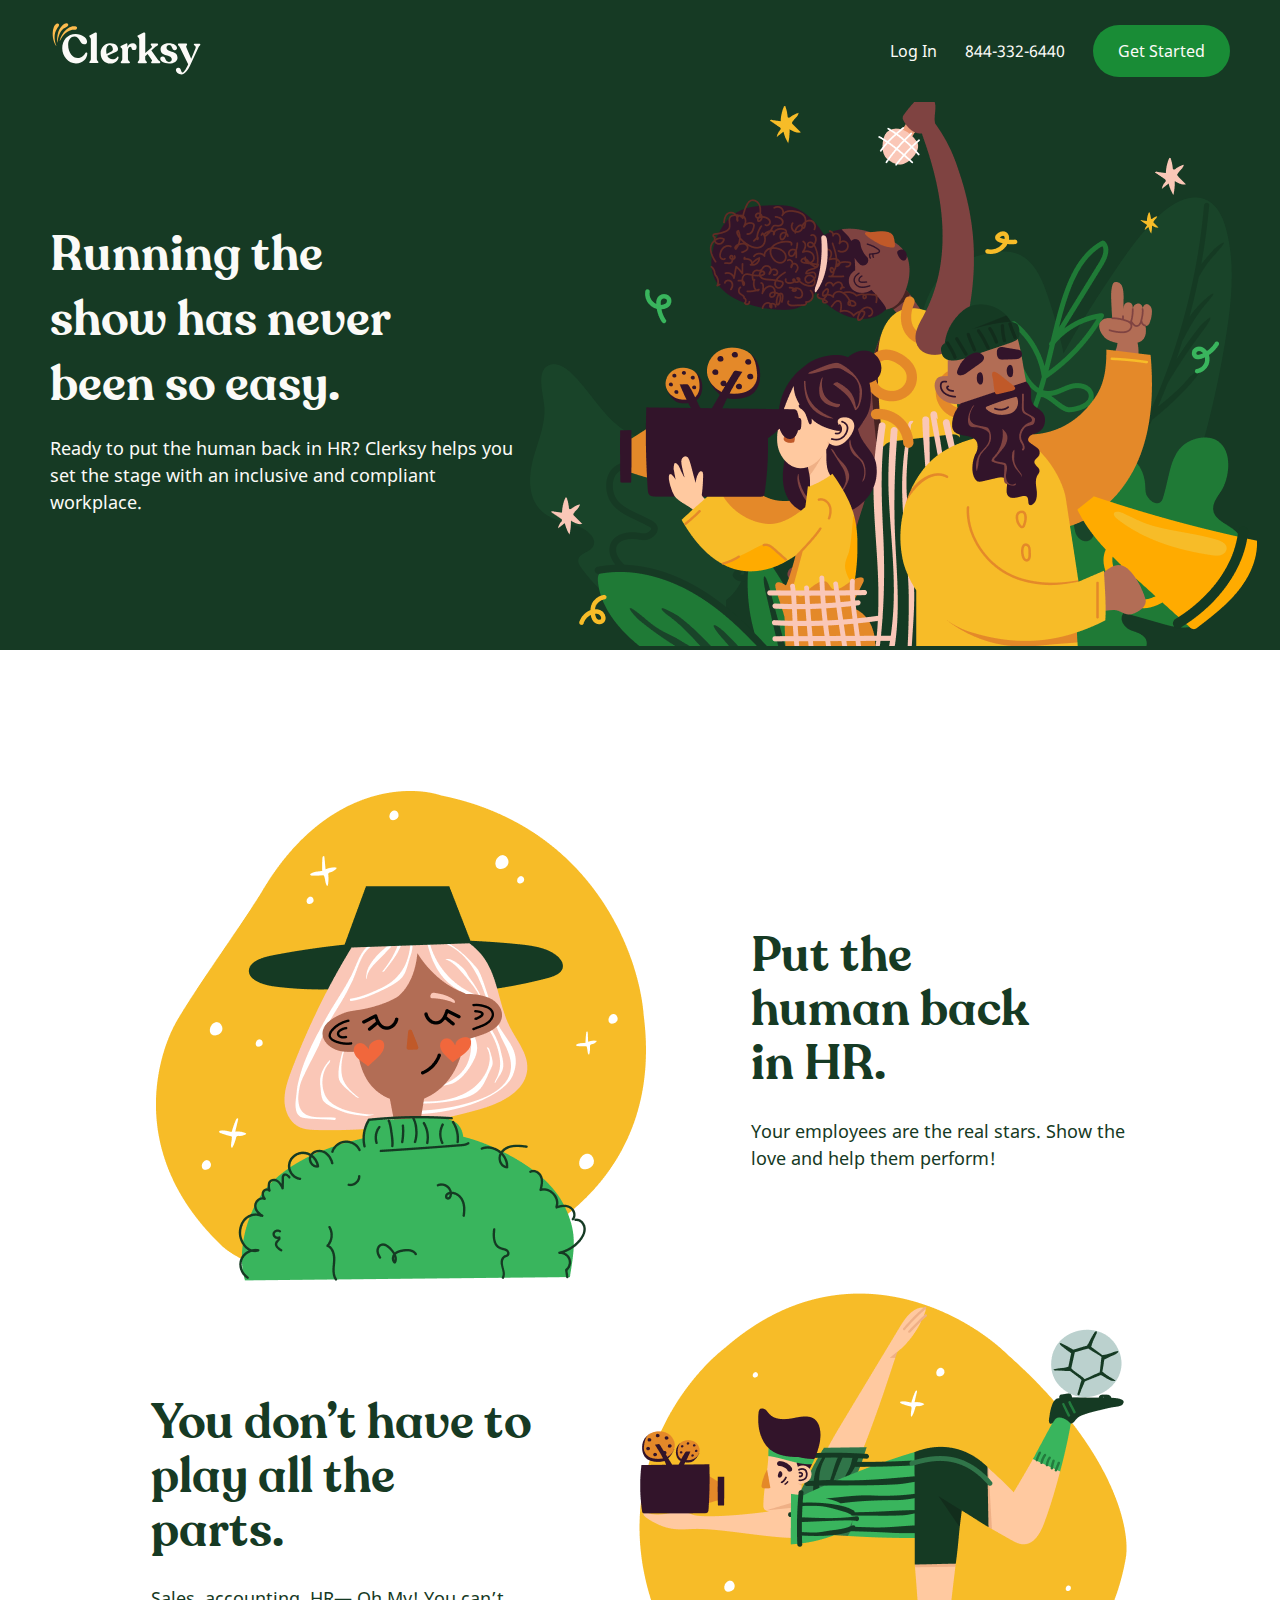
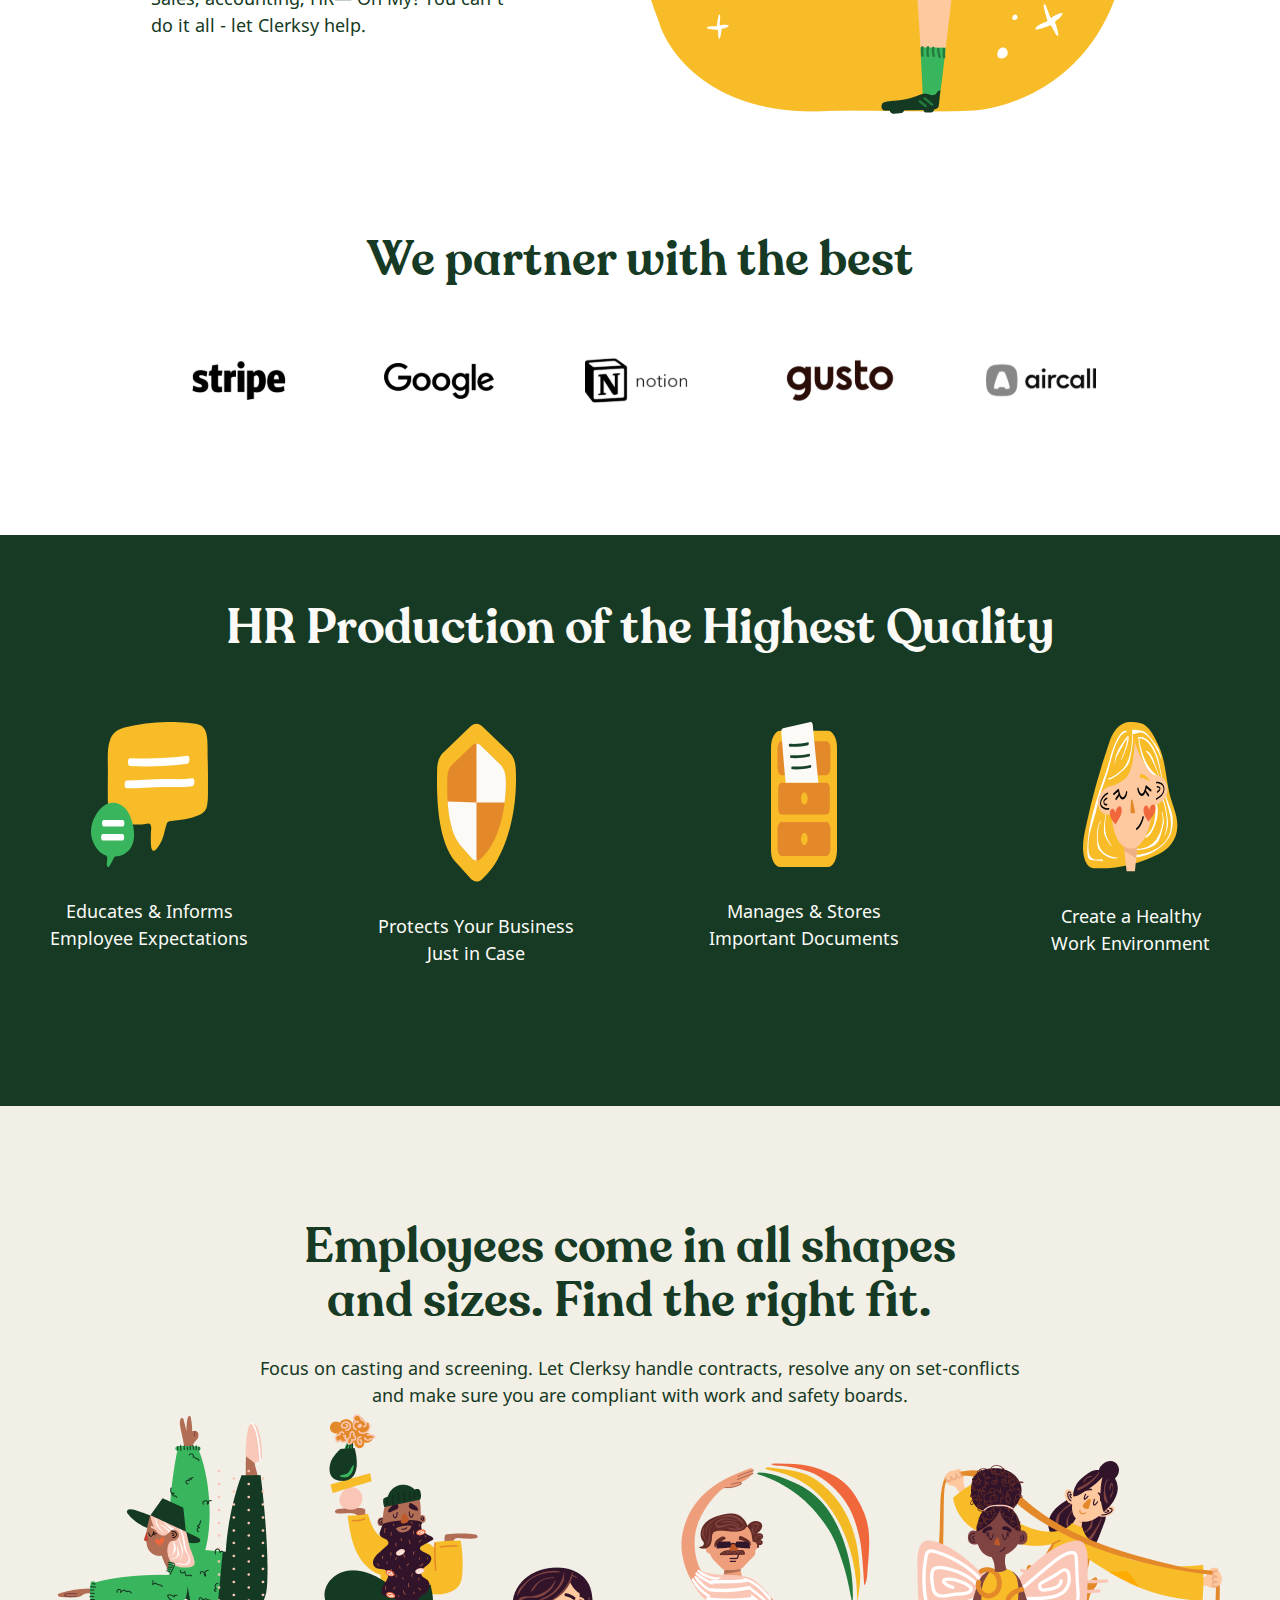
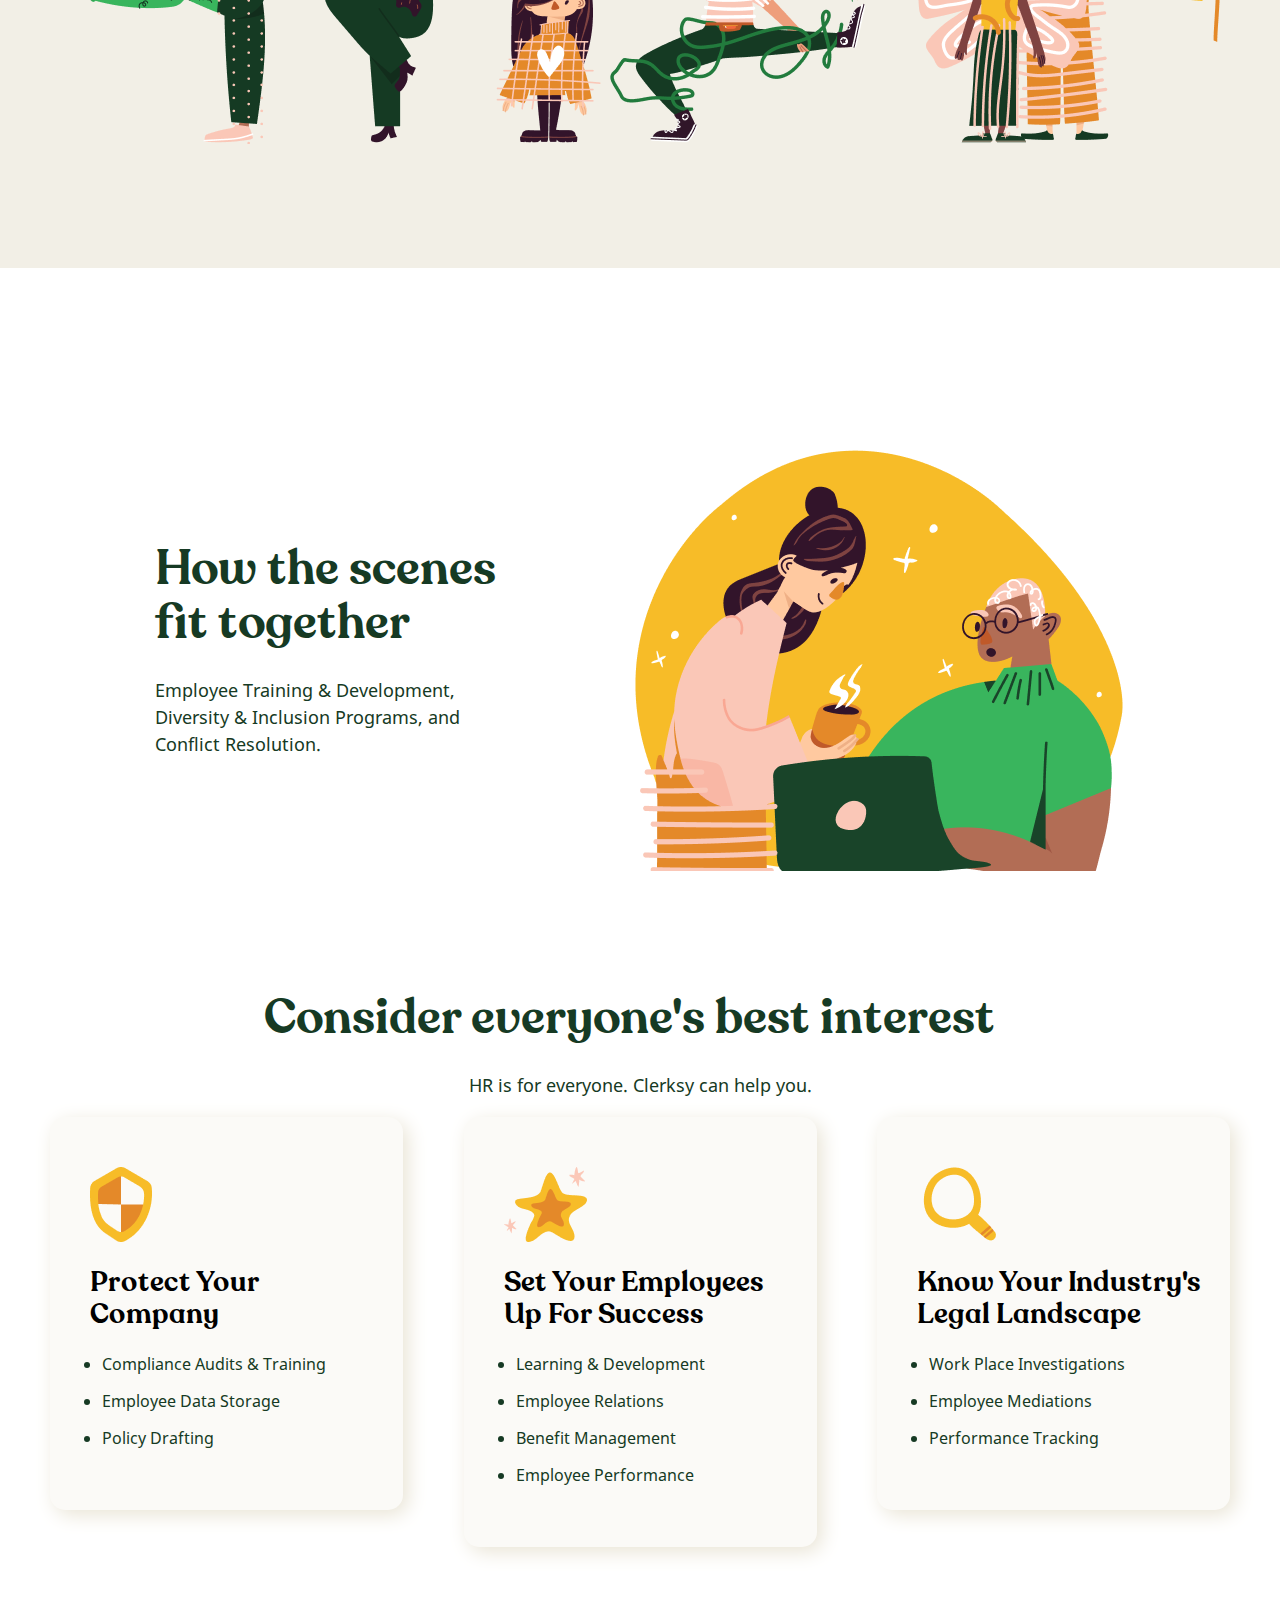
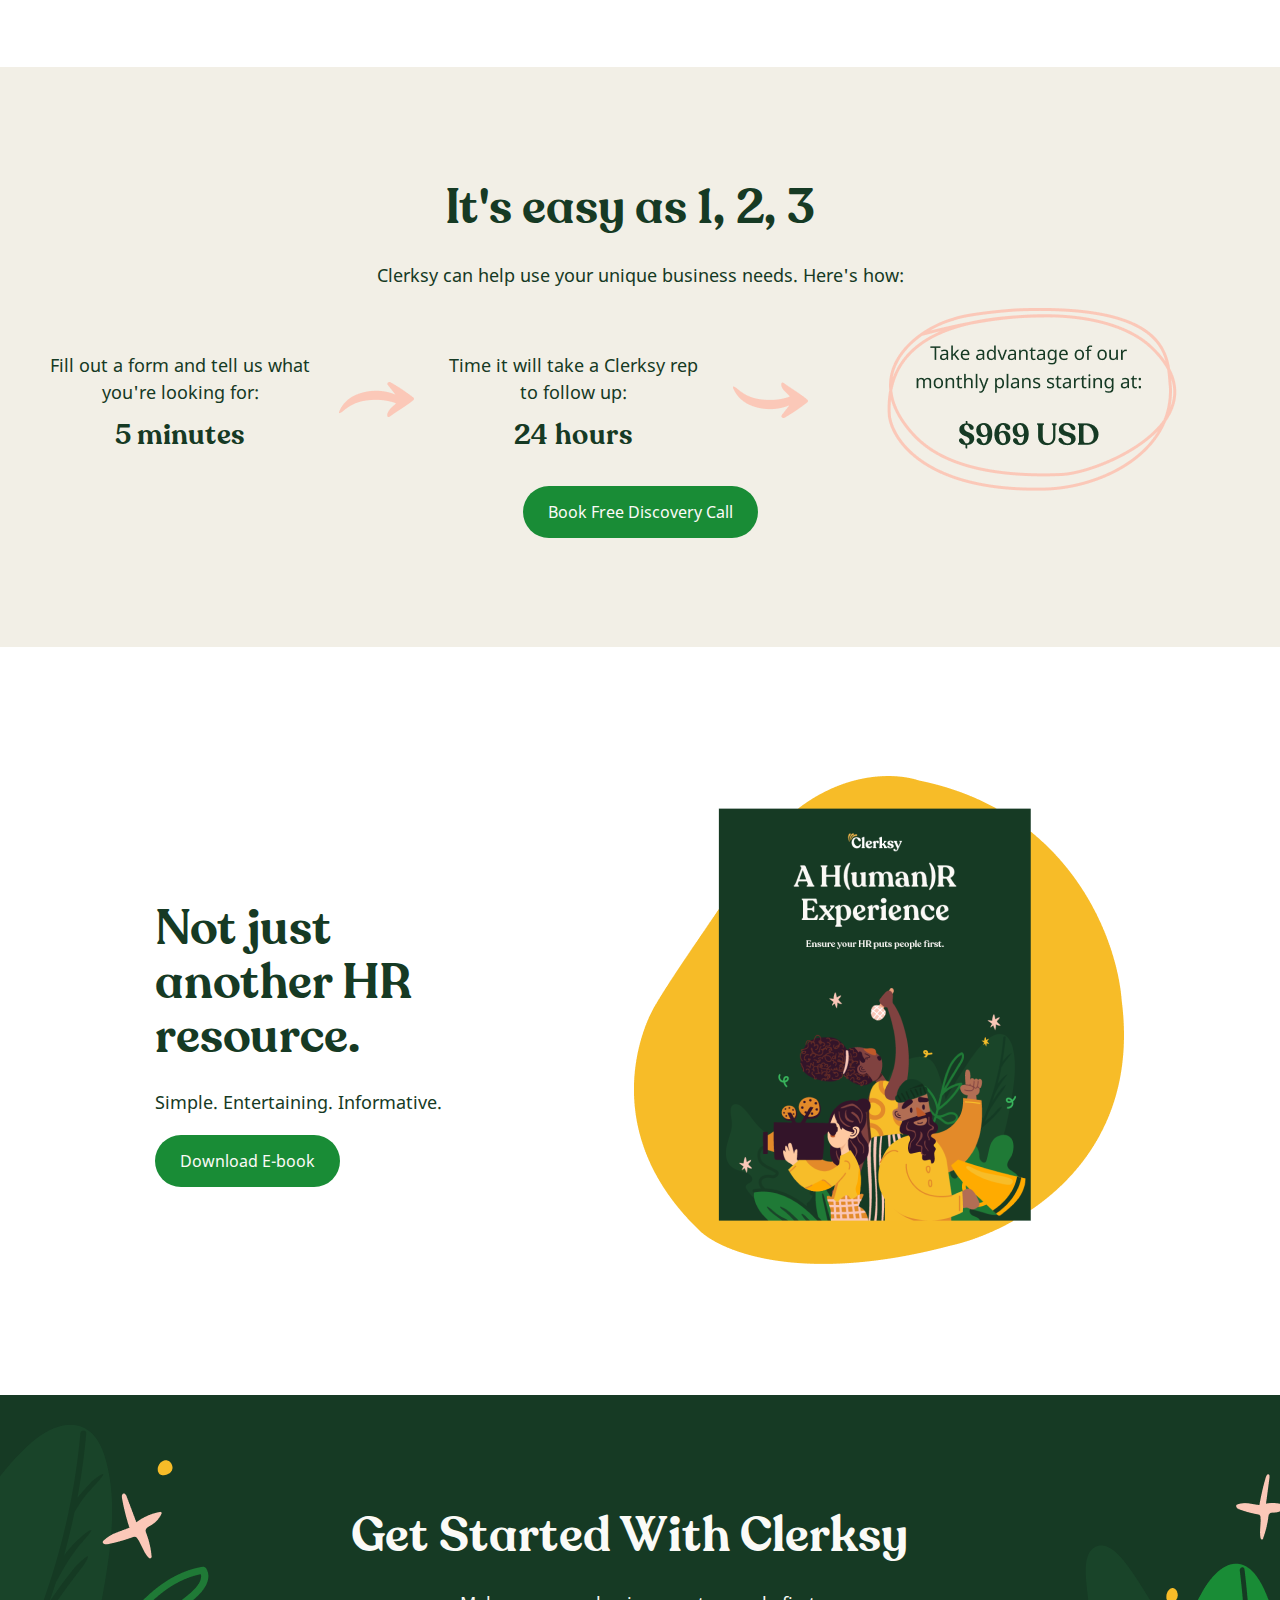
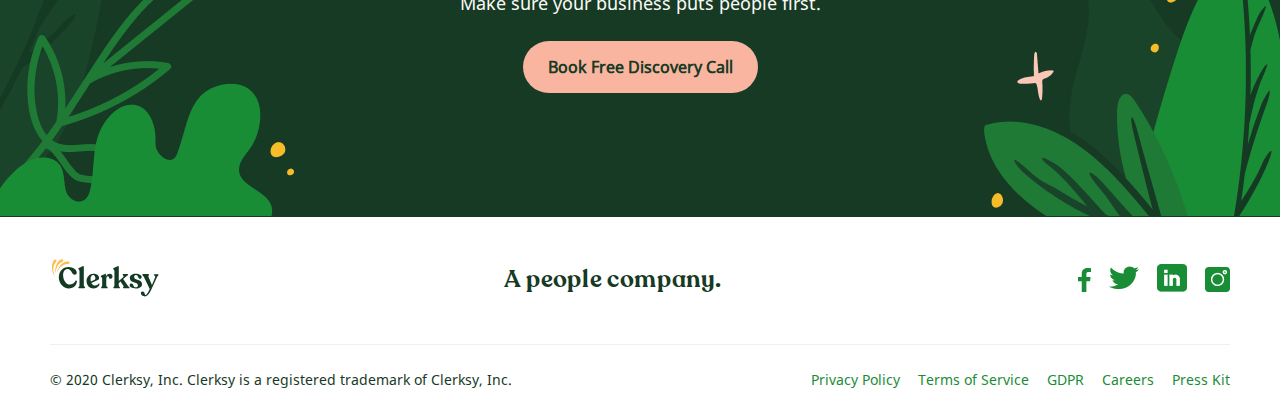
<file: index.html>
<!DOCTYPE html>
<html lang="en">
<head>
    <meta charset="UTF-8">
    <meta http-equiv="X-UA-Compatible" content="IE=edge">
    <meta name="viewport" content="width=device-width, initial-scale=1.0">

    <!-- Css styles -->
    <link rel="stylesheet" href="./css/styles.css">
    <title>Homework</title>
</head>
<body>
    <!-- Header -->
    <header class="header">
     <div class="container">
        <nav class="nav">
            <a href="#" class="logo"><img src="./images/logo.svg" alt="logo"></a>
            <ul class="list">
                <li class="list__item"><a href="#" class="list__item--link">Log In</a></li>
                <li class="list__item"><a href="#" class="list__item--link">844-332-6440</a></li>
                <li class="list__item"><a href="#" class="list__item--link button">Get Started</a></li>
            </ul>
        </nav>
        <div class="header__inner">
            <div class="header__info">
                <h1 class="header__title">
                    Running the show has never been so easy.
                </h1>
                <p class="header__text">
                    Ready to put the human back in HR? Clerksy helps you set the stage with an inclusive and compliant workplace.
                </p>
            </div>
            <div class="header__image">
                <img src="./images/main__bg.png" alt="main__bgimage">
            </div>
        </div>
     </div>
    </header>
    <!--/ Header -->

    <!-- Main -->
    <main class="main">
        <!-- Section Hero -->
        <section class="hero">
            <div class="container">
                    <article class="hero__card">
                        <img src="./images/girl__with__hat.png" alt="girl__with__hat">
                        <div class="hero__card--info">
                            <h2 class="hero__card--title">Put the human back in HR.</h2>
                            <p class="header__text hero__card--text">
                                Your employees are the real stars. Show the love and help them perform!
                            </p>
                        </div>
                    </article>
                    <article class="hero__card reversed">
                        <img src="./images/boy__with__prise.png" alt="boy__with__prise">
                        <div class="hero__card--info liquid">
                            <h2 class="hero__card--title hero__title--2 ">
                                You don’t have to play all the parts.</h2>
                            <p class="header__text hero__card--text">
                                Sales, accounting, HR— Oh My! You can’t do it all - let Clerksy help.
                            </p>
                        </div>
                    </article>
            </div>
        </section>
        <!-- /Section Hero -->

        <!-- Partners -->
        <section class="partners">
            <div class="container">
                <h2 class="hero__card--title partners__title">We partner with the best</h2>
                <div class="partners__logo">
                    <img src="./images/stripe.svg" alt=" stripe company" class="partners__brand">
                    <img src="./images/google.svg" alt="google company" class="partners__brand">
                    <img src="./images/notion.svg" alt="notion company" class="partners__brand">
                    <img src="./images/gusto.svg" alt="gusto company" class="partners__brand">
                    <img src="./images/aircall.svg" alt="aircall company" class="partners__brand">
                </div>
            </div>
        </section>
        <!-- /Partners -->

        <!-- Productions -->
        <section class="productions">
            <div class="container">
                <h2 class="hero__card--title partners__title productions__title">
                    HR Production of the Highest Quality
                </h2>
                <div class="productions__cards">
                    <article class="productions__card">
                        <img src="./images/envelope.svg" alt="envelope">
                        <p class="header__text hero__card--text productions__card--text">
                            Educates & Informs
                        </p>
                        <p class="header__text hero__card--text productions__card--text productions__card--text2">
                            Employee Expectations
                        </p>
                    </article>
                    <article class="productions__card">
                        <img src="./images/protect.svg" alt="protect">
                        <p class="header__text hero__card--text productions__card--text">
                            Protects Your Business
                        </p>
                        <p class="header__text hero__card--text productions__card--text productions__card--text2">
                            Just in Case
                        </p>
                    </article>
                    <article class="productions__card">
                        <img src="./images/plitka.svg" alt="plitka">
                        <p class="header__text hero__card--text productions__card--text">
                            Manages & Stores
                        </p>
                        <p class="header__text hero__card--text productions__card--text productions__card--text2">
                            Important Documents
                        </p>
                    </article>
                    <article class="productions__card">
                        <img src="./images/girl__icon.svg" alt="girl">
                        <p class="header__text hero__card--text productions__card--text">
                            Create a Healthy
                        </p>
                        <p class="header__text hero__card--text productions__card--text productions__card--text2">
                            Work Environment
                        </p>
                    </article>
                </div>
            </div>
        </section>
        <!-- /Productions -->

        <!-- Employees -->
        <section class="employees">
            <div class="container">
                <div class="hero__card--info employees__info">
                    <h2 class="hero__card--title employees__title">Employees come in all shapes and sizes. Find the right fit.</h2>
                    <p class="header__text hero__card--text employees__text">
                        Focus on casting and screening. Let Clerksy handle contracts, resolve any on set-conflicts and make sure you are compliant with work and safety boards.
                    </p>
                </div>
                <img src="./images/people__group.png" alt="employees">
            </div>
        </section>
        <!-- /Employees -->

        <!-- Fit together -->
       <section class="fit">
           <div class="container">
            <article class="hero__card reversed">
                <img src="./images/fit__together.png" alt="fit__together">
                <div class="hero__card--info liquid fit__card">
                    <h2 class="hero__card--title hero__title--2 fit__title ">
                        How the scenes fit together
                    </h2>
                    <p class="header__text hero__card--text">
                        Employee Training & Development, Diversity & Inclusion Programs, and Conflict Resolution.
                    </p>
                </div>
            </article>
           </div>
       </section>
        <!-- /Fit together -->

        <!-- Interests card -->
        <section class="interests">
            <div class="container">
                <div class="hero__card--info employees__info">
                    <h2 class="hero__card--title employees__title">
                        Consider everyone's best interest
                    </h2>
                    <p class="header__text hero__card--text employees__text">
                        HR is for everyone. Clerksy can help you.
                    </p>
                </div>
                <div class="interests__cards">
                    <article class="interests__card">
                        <img src="./images/protect2.png" alt="protect">
                        <h4 class="interests__card--title">Protect Your Company</h4>
                        <ul class="interests__list">
                            <li class="interests__list--item liquid">Compliance Audits & Training</li>
                            <li class="interests__list--item">Employee Data Storage</li>
                            <li class="interests__list--item">Policy Drafting</li>
                        </ul>
                    </article>
                    <article class="interests__card change">
                        <img src="./images/star.png" alt="star">
                        <h4 class="interests__card--title">Set Your Employees Up For Success</h4>
                        <ul class="interests__list">
                            <li class="interests__list--item liquid">Learning & Development</li>
                            <li class="interests__list--item">Employee Relations</li>
                            <li class="interests__list--item">Benefit Management</li>
                            <li class="interests__list--item">Employee Performance</li>
                        </ul>
                    </article>
                    <article class="interests__card changiable__card ">
                        <img src="./images/loop.png" alt="loop">
                        <h4 class="interests__card--title">Know Your Industry's Legal Landscape</h4>
                        <ul class="interests__list">
                            <li class="interests__list--item liquid">Work Place Investigations</li>
                            <li class="interests__list--item">Employee Mediations</li>
                            <li class="interests__list--item">Performance Tracking</li>
                        </ul>
                    </article>
                </div>
            </div>
        </section>
        <!-- /Interests card -->

        <!-- Help -->
        <section class="help">
            <div class="container">
                <div class="hero__card--info employees__info">
                    <h2 class="hero__card--title employees__title">
                        It's easy as 1, 2, 3
                    </h2>
                    <p class="header__text hero__card--text employees__text">
                        Clerksy can help use your unique business needs. Here's how:
                    </p>
                </div>
                <div class="help__cards">
                    <article class="help__card">
                        <p class="header__text hero__card--text help__text">
                            Fill out a form and tell us what you're looking for:
                        </p>
                        <h4 class="interests__card--title help__title">5 minutes</h4>
                    </article>
                    <article class="help__card">
                        <img class="arrow__down" src="./images/arrow__down.png" alt="arrow">
                    </article>
                    <article class="help__card">
                        <p class="header__text hero__card--text help__text liquid">
                            Time it will take a Clerksy rep to follow up:
                        </p>
                        <h4 class="interests__card--title help__title">24 hours</h4>
                    </article>
                    <article class="help__card">
                        <img class="arrow__up" src="./images/arrow__up.png" alt="arrow">
                    </article>
                    <article class="help__card">
                        <img class="text__img" src="./images/text__image.png" alt="text__image">
                    </article>
                </div>
               <div class="help__btn">
                <a href="#" class="list__item--link button">Book Free Discovery Call</a>
               </div>
            </div>
        </section>
        <!-- /Help -->
        <!-- Resourses -->
        <section class="fit resourses">
            <div class="container">
             <article class="hero__card reversed">
                 <img src="./images/hr.png" alt="hr">
                 <div class="hero__card--info liquid fit__card">
                     <h2 class="hero__card--title hero__title--2 fit__title resourses__title ">
                        Not just another HR resource.
                     </h2>
                     <p class="header__text hero__card--text resourses__text">
                        Simple. Entertaining. Informative.
                     </p>
                     <a href="#" class="list__item--link button resourses__btn">Download E-book</a>
                 </div>
             </article>
            </div>
        </section>
        <!-- /Resourses -->

        <!-- Get Started -->
        <section class="start">
            <img class="leaf__1" src="./images/leaf1.png" alt="leaf">
            <div class="container">
                <div class="hero__card--info employees__info">
                    <h2 class="hero__card--title employees__title start__title">
                        Get Started With Clerksy
                    </h2>
                    <p class="header__text hero__card--text employees__text start__text">
                        Make sure your business puts people first.
                    </p>
                </div>
                <div class="help__btn start__btn">
                    <a href="#" class="list__item--link button">Book Free Discovery Call</a>
                   </div>
            </div>
            <img class="leaf__2"  src="./images/leaf2.png" alt="leaf">
        </section>
        <!-- /Get Started -->
    </main>
    <!-- /Main -->

    <!-- Footer -->
    <footer class="footer">
        <div class="container">
            <nav class="nav">
                <a href="#" class="logo"><img src="./images/footer__logo.svg" alt="footer__logo"></a>
                <h5 class="footer__title">A people company.</h5>
                <ul class="list">
                    <li class="list__item"><a href="#" class="list__item--link"><img src="./images/facebook.png" alt="facebook"></a></li>
                    <li class="list__item"><a href="#" class="list__item--link"><img src="./images/twitter.png" alt="twitter"></a></li>
                    <li class="list__item"><a href="#" class="list__item--link"><img src="./images/linkedIn.png" alt="linkedIn"></a></li>
                    <li class="list__item"><a href="#" class="list__item--link"><img src="./images/instagram.png" alt="instagram"></a></li>
                </ul>
            </nav>
            <div class="line"></div>
            <nav class="nav">
                <p class="footer__text">
                    © 2020 Clerksy, Inc. Clerksy is a registered trademark of Clerksy, Inc.
                </p>
                <ul class="list">
                    <li class="list__item"><a href="#" class="list__item--link">Privacy Policy</a></li>
                    <li class="list__item"><a href="#" class="list__item--link">Terms of Service</a></li>
                    <li class="list__item"><a href="#" class="list__item--link ">GDPR</a></li>
                    <li class="list__item"><a href="#" class="list__item--link">Careers</a></li>
                    <li class="list__item"><a href="#" class="list__item--link ">Press Kit</a></li>
                </ul>
            </nav>
        </div>
    </footer>
    <!-- /Footer -->

</body>
</html>
</file>
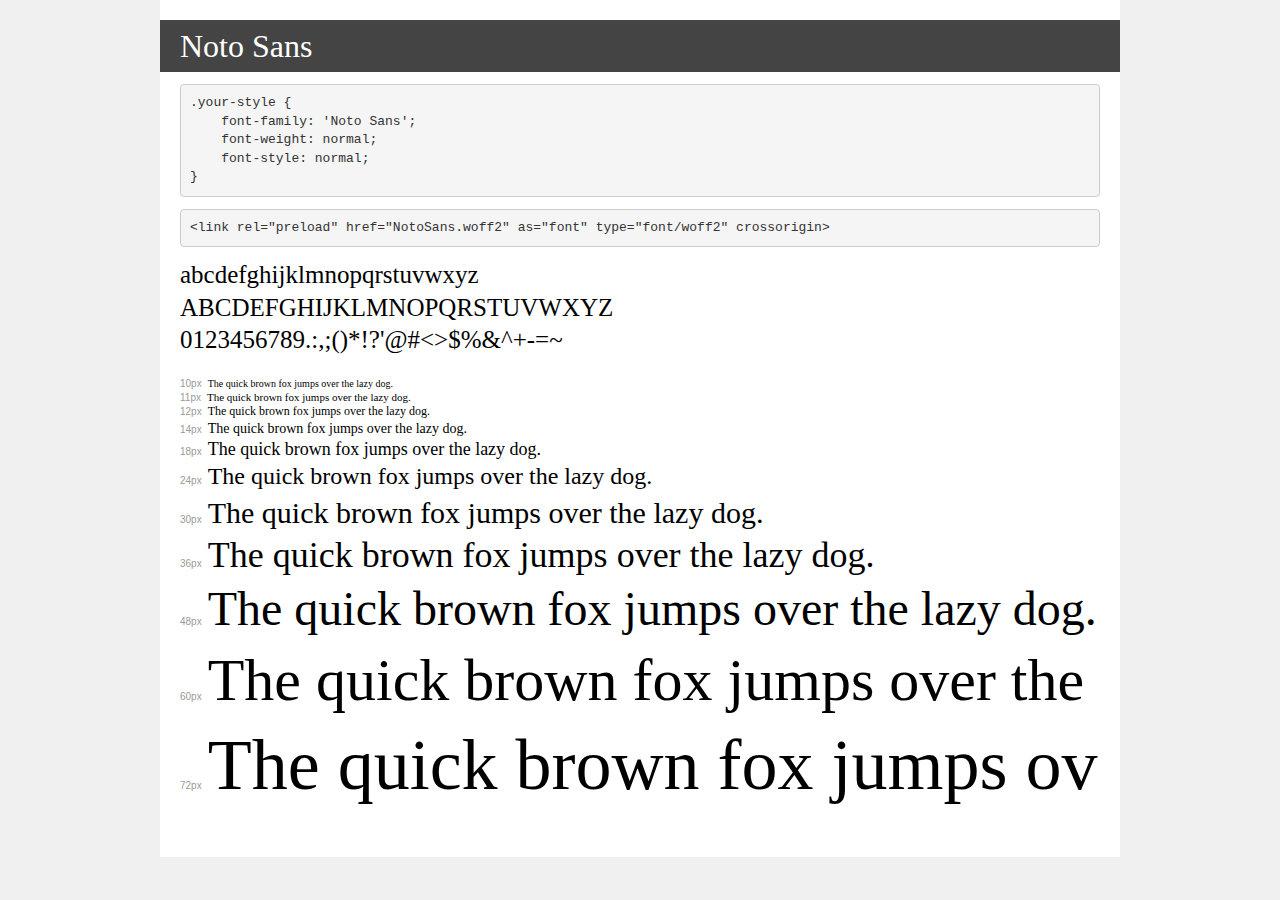
<file: fonts/demo.html>
<!DOCTYPE html>
<html lang="en">
<head>
    <meta charset="utf-8">
    <meta http-equiv="X-UA-Compatible" content="IE=edge">
    <meta name="viewport" content="width=device-width, initial-scale=1">
    <meta name="robots" content="noindex, noarchive">
    <meta name="format-detection" content="telephone=no">
    <title>Transfonter demo</title>
    <link href="stylesheet.css" rel="stylesheet">
    <style>
        /*
        http://meyerweb.com/eric/tools/css/reset/
        v2.0 | 20110126
        License: none (public domain)
        */
        html, body, div, span, applet, object, iframe,
        h1, h2, h3, h4, h5, h6, p, blockquote, pre,
        a, abbr, acronym, address, big, cite, code,
        del, dfn, em, img, ins, kbd, q, s, samp,
        small, strike, strong, sub, sup, tt, var,
        b, u, i, center,
        dl, dt, dd, ol, ul, li,
        fieldset, form, label, legend,
        table, caption, tbody, tfoot, thead, tr, th, td,
        article, aside, canvas, details, embed,
        figure, figcaption, footer, header, hgroup,
        menu, nav, output, ruby, section, summary,
        time, mark, audio, video {
            margin: 0;
            padding: 0;
            border: 0;
            font-size: 100%;
            font: inherit;
            vertical-align: baseline;
        }
        /* HTML5 display-role reset for older browsers */
        article, aside, details, figcaption, figure,
        footer, header, hgroup, menu, nav, section {
            display: block;
        }
        body {
            line-height: 1;
        }
        ol, ul {
            list-style: none;
        }
        blockquote, q {
            quotes: none;
        }
        blockquote:before, blockquote:after,
        q:before, q:after {
            content: '';
            content: none;
        }
        table {
            border-collapse: collapse;
            border-spacing: 0;
        }
        /* demo styles */
        body {
            background: #f0f0f0;
            color: #000;
        }
        .page {
            background: #fff;
            width: 920px;
            margin: 0 auto;
            padding: 20px 20px 0 20px;
            overflow: hidden;
        }
        .font-container {
            overflow-x: auto;
            overflow-y: hidden;
            margin-bottom: 40px;
            line-height: 1.3;
            white-space: nowrap;
            padding-bottom: 5px;
        }
        h1 {
            position: relative;
            background: #444;
            font-size: 32px;
            color: #fff;
            padding: 10px 20px;
            margin: 0 -20px 12px -20px;
        }
        .letters {
            font-size: 25px;
            margin-bottom: 20px;
        }
        .s10:before {
            content: '10px';
        }
        .s11:before {
            content: '11px';
        }
        .s12:before {
            content: '12px';
        }
        .s14:before {
            content: '14px';
        }
        .s18:before {
            content: '18px';
        }
        .s24:before {
            content: '24px';
        }
        .s30:before {
            content: '30px';
        }
        .s36:before {
            content: '36px';
        }
        .s48:before {
            content: '48px';
        }
        .s60:before {
            content: '60px';
        }
        .s72:before {
            content: '72px';
        }
        .s10:before, .s11:before, .s12:before, .s14:before,
        .s18:before, .s24:before, .s30:before, .s36:before,
        .s48:before, .s60:before, .s72:before {
            font-family: Arial, sans-serif;
            font-size: 10px;
            font-weight: normal;
            font-style: normal;
            color: #999;
            padding-right: 6px;
        }
        pre {
            display: block;
            padding: 9px;
            margin: 0 0 12px;
            font-family: Monaco, Menlo, Consolas, "Courier New", monospace;
            font-size: 13px;
            line-height: 1.428571429;
            color: #333;
            font-weight: normal;
            font-style: normal;
            background-color: #f5f5f5;
            border: 1px solid #ccc;
            overflow-x: auto;
            border-radius: 4px;
        }
        /* responsive */
        @media (max-width: 959px) {
            .page {
                width: auto;
                margin: 0;
            }
        }
    </style>
</head>
<body>
<div class="page">
    <div class="demo">
        <h1 style="font-family: 'Noto Sans'; font-weight: normal; font-style: normal;">Noto Sans</h1>
        <pre title="Usage">.your-style {
    font-family: 'Noto Sans';
    font-weight: normal;
    font-style: normal;
}</pre>
        <pre title="Preload (optional)">
&lt;link rel=&quot;preload&quot; href=&quot;NotoSans.woff2&quot; as=&quot;font&quot; type=&quot;font/woff2&quot; crossorigin&gt;</pre>
        <div class="font-container" style="font-family: 'Noto Sans'; font-weight: normal; font-style: normal;">
            <p class="letters">
                abcdefghijklmnopqrstuvwxyz<br>
ABCDEFGHIJKLMNOPQRSTUVWXYZ<br>
                0123456789.:,;()*!?'@#&lt;&gt;$%&^+-=~
            </p>
            <p class="s10" style="font-size: 10px;">The quick brown fox jumps over the lazy dog.</p>
            <p class="s11" style="font-size: 11px;">The quick brown fox jumps over the lazy dog.</p>
            <p class="s12" style="font-size: 12px;">The quick brown fox jumps over the lazy dog.</p>
            <p class="s14" style="font-size: 14px;">The quick brown fox jumps over the lazy dog.</p>
            <p class="s18" style="font-size: 18px;">The quick brown fox jumps over the lazy dog.</p>
            <p class="s24" style="font-size: 24px;">The quick brown fox jumps over the lazy dog.</p>
            <p class="s30" style="font-size: 30px;">The quick brown fox jumps over the lazy dog.</p>
            <p class="s36" style="font-size: 36px;">The quick brown fox jumps over the lazy dog.</p>
            <p class="s48" style="font-size: 48px;">The quick brown fox jumps over the lazy dog.</p>
            <p class="s60" style="font-size: 60px;">The quick brown fox jumps over the lazy dog.</p>
            <p class="s72" style="font-size: 72px;">The quick brown fox jumps over the lazy dog.</p>
        </div>
    </div>

</div>
</body>
</html>
</file>
<file: css/styles.css>
/* Fonts */
@font-face {
    font-family: 'Recoleta Alt';
    src: url('../fonts/RecoletaAlt-SemiBold.woff2') format('woff2'),
        url('../fonts/RecoletaAlt-SemiBold.woff') format('woff');
    font-weight: 600;
    font-style: normal;
}
@font-face {
    font-family: 'Noto Sans';
    src: url('../fonts/NotoSans.woff2') format('woff2'),
        url('../fonts/NotoSans.woff') format('woff');
    font-weight: normal;
    font-style: normal;
    font-display: swap;
}


*{
    margin: 0;
    padding: 0;
    box-sizing: border-box;
}

/* Header */
.header{
    background-color: #163A24;
    padding-top: 20px;
}
.container{
    margin: 0 auto;
    width: 1200px;
    padding: 0 10px;
}
.nav{
    display: flex;
    justify-content: space-between;
    align-items: center;
}
.list__item{
    display: inline-block;
    margin-left: 24px;
}
.list__item--link{
    font: 400 16px/22px 'Noto Sans';
    text-decoration: none;
    color: #FBFAF7;
}
.button{
    padding: 15px 25px;
    background-color: #198C36;
    border-radius: 160px;
}
.header__inner{
    display: flex;
    justify-content: space-between;
    padding-top: 20px;
}
.header__info{
    margin-top: 120px;
}
.header__title{
    font: 600 48px/65px 'Recoleta Alt';
    width: 399px;
    color:#FBFAF7;
}
.header__text{
    font: 400 18px/27px 'Noto Sans';
    width: 475px;
    color:#FBFAF7;
    margin-top: 18px;
}
/* /Header */

/* Hero */
.hero{
    padding-top: 130px;
}
.hero__card{
    display: flex;
    justify-content:space-evenly;
}
.hero__card--info{
    margin-top: 149px;
    color: #163A24;
}
.hero__card--title{
    font: 600 48px/54px 'Recoleta Alt';
    width: 326px;
}
.hero__card--text{
    margin-top: 27px;
    width: 374px;
    color: #163A24;
}
.reversed{
    flex-direction: row-reverse;
}
.liquid{
    margin-top: 105px;
} 
.hero__title--2{
    width: 385px;
}
/*/ Hero */

/* Partners */
.partners{
    padding:119px 0 125px 0;
}
.partners__title{
    width: 100%;
    text-align: center;
    color: #163A24;
}
.partners__logo{
    display: flex;
    justify-content:space-evenly;
    margin-top: 64px;
    padding:0 43px;
    align-items: center;
}
/* /Partners */
 
/* Productions */
.productions{
    padding: 66px 0 139px 0;
    background-color:#163A24;
}
.productions__title{
    color: #FBFAF7;
}
.productions__cards{
    display: flex;
    justify-content: space-between;
    margin-top: 67px;

}
.productions__card{
    text-align: center;
}
.productions__card--text{
    width: 198px;
    color: #FBFAF7;
}
.productions__card--text2{
    margin-top: 0;
}
/*/ Productions */

/* Employees */
.employees{
    background-color: #F2EFE6;
    padding: 114px 0 120px 0; 
}
.employees__info{
    text-align: center;
    width:760px;
    margin: 0 auto;
}
.employees__title{
    width: 739px;
}
.employees__text{
    width: 760px;
}
/*/ Employess */

/* Fit together */
.fit{
    background-color: #fff;
    padding: 180px 0 120px 0;
}
.fit__card{
    margin-top:94px;
}
.fit__title{
    width: 342px;
    margin-top: 0;
}
/* /Fit together */

/* Interest cards */
.interests{
   background-color: #fff;
   padding-bottom: 120px;
}
.interests__cards{
    display: flex;
    justify-content: space-between;
    margin-top: 18px;
}
.interests__card{
    width: 353px;
    height: 393px;
    padding: 50px 40px 66px 40px;
    background-color:#FBFAF7;
    box-shadow: 5px 5px 20px #E9E4D5;
    border-radius: 15px;
}
.changiable__card{
    padding: 50px 12px 66px 40px;
}
.interests .change{
    height: 430px;
}
.interests__card--title{
    font: 600 28px/32px 'Recoleta Alt';
    margin-top: 20px;
}
.interests__list{
    margin-top: 23px;
}
.interests__list--item{
    font: 400 16px/22px 'Noto Sans';
    width: 224px;
    color:#163A24;
    margin-top: 15px;
    margin-left: 12px;
}
.interests__cards .liquid{
    margin-top: 0;
}


/* /Interest cards */

/* Help */
.help{
    padding: 114px 0 124px 0;
    background-color: #F2EFE6;
}
.help__cards{
    display: flex;
    align-items: center;
    margin-top: 19px;
}
.help__card{
    text-align: center;
}
.help__text{
    margin: 0;
    width: 260px;
}
.help__title{
    margin: 0;
    margin-top: 13px;
    color: #163A24;

}
.help__card .liquid{
    margin: 0;
    width: 249px;
}
.arrow__down{
    margin: 0 35px 0 29px;
}
.arrow__up{
    margin: 0 79px 0 35px;
}
.help__btn{
    text-align: center;
    margin-top: 6px;
}
/* /Help */

/* Resourses */
.resourses{
    padding:119px 0;
}
.resourses .liquid{
    margin-top: 136px;
}
.resourses__title{
    width: 360px;
}
.resourses__text{
    margin-top: 25px;
}
.resourses__btn{
    display: inline-block;
    margin-top: 19px;
}
/* /Resourses */

/* Get Started */
.start{
    position: relative;
    padding: 114px 0 124px 0;
    background-color: #163A24;
}
.start__title,
.start__text{
    color: #FBFAF7;
}
.start__btn .button{
    display: inline-block;
    margin-top: 18px;
    background-color: #FAB5A0;
    color:#163A24;
    font-weight: 600;
}
.leaf__1,
.leaf__2{
    position: absolute;
    top:26px;
}
.leaf__1{
    left: 0;
}
.leaf__2{
    right: 0;
}

/* /Get Started */

/* Footer */
.footer{
    padding: 40px 0 20px 0;
}
.footer__title{
    font: 600 24px/36px 'Recoleta Alt';
    color:#163A24;
}
.footer .list__item{
    margin-left:14px;
}
.footer .list__item--link{
    color: #198C36;
    font: 400 14px/19px 'Noto Sans';
}
.line{
    width: 100%;
    height: 1px;
    margin: 41px 0 24px 0;
    background-color: #F2EFE6;
}
.footer__text{
    font: 400 14px/21px 'Noto Sans';
    color:#163A24;
}

/* /Footer */
</file>
<file: fonts/stylesheet.css>
@font-face {
    font-family: 'Recoleta Alt';
    src: url('RecoletaAlt-Thin.eot');
    src: local('Recoleta Alt Thin'), local('RecoletaAlt-Thin'),
        url('RecoletaAlt-Thin.eot?#iefix') format('embedded-opentype'),
        url('RecoletaAlt-Thin.woff2') format('woff2'),
        url('RecoletaAlt-Thin.woff') format('woff'),
        url('RecoletaAlt-Thin.ttf') format('truetype');
    font-weight: 100;
    font-style: normal;
}

@font-face {
    font-family: 'Recoleta';
    src: url('Recoleta-Medium.eot');
    src: local('Recoleta Medium'), local('Recoleta-Medium'),
        url('Recoleta-Medium.eot?#iefix') format('embedded-opentype'),
        url('Recoleta-Medium.woff2') format('woff2'),
        url('Recoleta-Medium.woff') format('woff'),
        url('Recoleta-Medium.ttf') format('truetype');
    font-weight: 500;
    font-style: normal;
}

@font-face {
    font-family: 'Recoleta Alt';
    src: url('RecoletaAlt-SemiBold.eot');
    src: local('Recoleta Alt SemiBold'), local('RecoletaAlt-SemiBold'),
        url('RecoletaAlt-SemiBold.eot?#iefix') format('embedded-opentype'),
        url('RecoletaAlt-SemiBold.woff2') format('woff2'),
        url('RecoletaAlt-SemiBold.woff') format('woff'),
        url('RecoletaAlt-SemiBold.ttf') format('truetype');
    font-weight: 600;
    font-style: normal;
}

@font-face {
    font-family: 'Recoleta Alt';
    src: url('RecoletaAlt-Medium.eot');
    src: local('Recoleta Alt Medium'), local('RecoletaAlt-Medium'),
        url('RecoletaAlt-Medium.eot?#iefix') format('embedded-opentype'),
        url('RecoletaAlt-Medium.woff2') format('woff2'),
        url('RecoletaAlt-Medium.woff') format('woff'),
        url('RecoletaAlt-Medium.ttf') format('truetype');
    font-weight: 500;
    font-style: normal;
}

@font-face {
    font-family: 'Recoleta Alt';
    src: url('RecoletaAlt-Regular.eot');
    src: local('Recoleta Alt Regular'), local('RecoletaAlt-Regular'),
        url('RecoletaAlt-Regular.eot?#iefix') format('embedded-opentype'),
        url('RecoletaAlt-Regular.woff2') format('woff2'),
        url('RecoletaAlt-Regular.woff') format('woff'),
        url('RecoletaAlt-Regular.ttf') format('truetype');
    font-weight: normal;
    font-style: normal;
}

@font-face {
    font-family: 'Recoleta';
    src: url('Recoleta-Thin.eot');
    src: local('Recoleta Thin'), local('Recoleta-Thin'),
        url('Recoleta-Thin.eot?#iefix') format('embedded-opentype'),
        url('Recoleta-Thin.woff2') format('woff2'),
        url('Recoleta-Thin.woff') format('woff'),
        url('Recoleta-Thin.ttf') format('truetype');
    font-weight: 100;
    font-style: normal;
}

@font-face {
    font-family: 'Recoleta Alt';
    src: url('RecoletaAlt-Bold.eot');
    src: local('Recoleta Alt Bold'), local('RecoletaAlt-Bold'),
        url('RecoletaAlt-Bold.eot?#iefix') format('embedded-opentype'),
        url('RecoletaAlt-Bold.woff2') format('woff2'),
        url('RecoletaAlt-Bold.woff') format('woff'),
        url('RecoletaAlt-Bold.ttf') format('truetype');
    font-weight: bold;
    font-style: normal;
}

@font-face {
    font-family: 'Recoleta Alt';
    src: url('RecoletaAlt-Black.eot');
    src: local('Recoleta Alt Black'), local('RecoletaAlt-Black'),
        url('RecoletaAlt-Black.eot?#iefix') format('embedded-opentype'),
        url('RecoletaAlt-Black.woff2') format('woff2'),
        url('RecoletaAlt-Black.woff') format('woff'),
        url('RecoletaAlt-Black.ttf') format('truetype');
    font-weight: 900;
    font-style: normal;
}

@font-face {
    font-family: 'Recoleta Alt';
    src: url('RecoletaAlt-Light.eot');
    src: local('Recoleta Alt Light'), local('RecoletaAlt-Light'),
        url('RecoletaAlt-Light.eot?#iefix') format('embedded-opentype'),
        url('RecoletaAlt-Light.woff2') format('woff2'),
        url('RecoletaAlt-Light.woff') format('woff'),
        url('RecoletaAlt-Light.ttf') format('truetype');
    font-weight: 300;
    font-style: normal;
}

@font-face {
    font-family: 'Recoleta';
    src: url('Recoleta-SemiBold.eot');
    src: local('Recoleta SemiBold'), local('Recoleta-SemiBold'),
        url('Recoleta-SemiBold.eot?#iefix') format('embedded-opentype'),
        url('Recoleta-SemiBold.woff2') format('woff2'),
        url('Recoleta-SemiBold.woff') format('woff'),
        url('Recoleta-SemiBold.ttf') format('truetype');
    font-weight: 600;
    font-style: normal;
}

@font-face {
    font-family: 'Recoleta';
    src: url('Recoleta-Regular.eot');
    src: local('Recoleta Regular'), local('Recoleta-Regular'),
        url('Recoleta-Regular.eot?#iefix') format('embedded-opentype'),
        url('Recoleta-Regular.woff2') format('woff2'),
        url('Recoleta-Regular.woff') format('woff'),
        url('Recoleta-Regular.ttf') format('truetype');
    font-weight: normal;
    font-style: normal;
}

@font-face {
    font-family: 'Recoleta';
    src: url('Recoleta-Bold.eot');
    src: local('Recoleta Bold'), local('Recoleta-Bold'),
        url('Recoleta-Bold.eot?#iefix') format('embedded-opentype'),
        url('Recoleta-Bold.woff2') format('woff2'),
        url('Recoleta-Bold.woff') format('woff'),
        url('Recoleta-Bold.ttf') format('truetype');
    font-weight: bold;
    font-style: normal;
}

@font-face {
    font-family: 'Recoleta';
    src: url('Recoleta-Black.eot');
    src: local('Recoleta Black'), local('Recoleta-Black'),
        url('Recoleta-Black.eot?#iefix') format('embedded-opentype'),
        url('Recoleta-Black.woff2') format('woff2'),
        url('Recoleta-Black.woff') format('woff'),
        url('Recoleta-Black.ttf') format('truetype');
    font-weight: 900;
    font-style: normal;
}

@font-face {
    font-family: 'Recoleta';
    src: url('Recoleta-Light.eot');
    src: local('Recoleta Light'), local('Recoleta-Light'),
        url('Recoleta-Light.eot?#iefix') format('embedded-opentype'),
        url('Recoleta-Light.woff2') format('woff2'),
        url('Recoleta-Light.woff') format('woff'),
        url('Recoleta-Light.ttf') format('truetype');
    font-weight: 300;
    font-style: normal;
}
</file>
